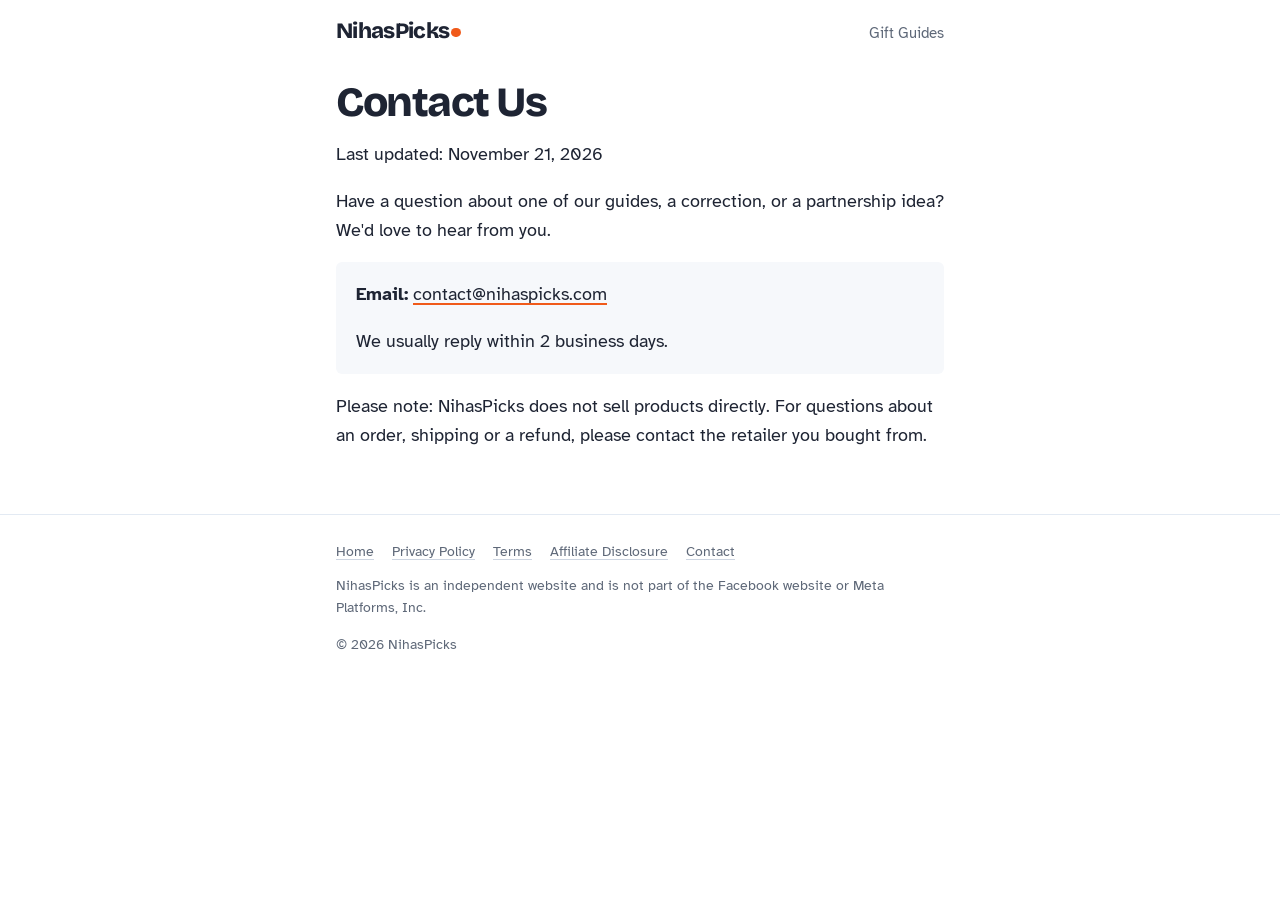
<file: contact/index.html>
<!doctype html>
<html lang="en">
<head>
<meta charset="utf-8">
<meta name="viewport" content="width=device-width,initial-scale=1">
<title>Contact Us | NihasPicks</title>
<meta name="robots" content="index,follow">
<link rel="canonical" href="https://nihaspicks.com/contact/">
<link rel="icon" href="/favicon.svg" type="image/svg+xml">
<link rel="stylesheet" href="/assets/style.css?v=1795292847">
<script defer src="/assets/main.js?v=1795300921"></script>
</head>
<body data-page="legal">
<header class="site-header"><div class="wrap">
  <a class="logo" href="/">NihasPicks<i></i></a>
  <nav><a href="/">Gift Guides</a></nav>
</div></header>
<main class="wrap legal">
<h1>Contact Us</h1>
<p class="meta">Last updated: November 21, 2026</p>
<p>Have a question about one of our guides, a correction, or a partnership idea? We'd love to hear from you.</p>
<div class="card">
<p><strong>Email:</strong> <a href="mailto:contact@nihaspicks.com">contact@nihaspicks.com</a></p>
<p style="margin-bottom:0">We usually reply within 2 business days.</p>
</div>
<p>Please note: NihasPicks does not sell products directly. For questions about an order, shipping or a refund, please contact the retailer you bought from.</p>
</main>
<footer class="site-footer"><div class="wrap">
  <nav><a href="/">Home</a><a href="/privacy/">Privacy Policy</a><a href="/terms/">Terms</a><a href="/disclosure/">Affiliate Disclosure</a><a href="/contact/">Contact</a></nav>
  <p>NihasPicks is an independent website and is not part of the Facebook website or Meta Platforms, Inc.</p>
  <p>© <span id="year">2026</span> NihasPicks</p>
</div></footer>
</body>
</html>
</file>
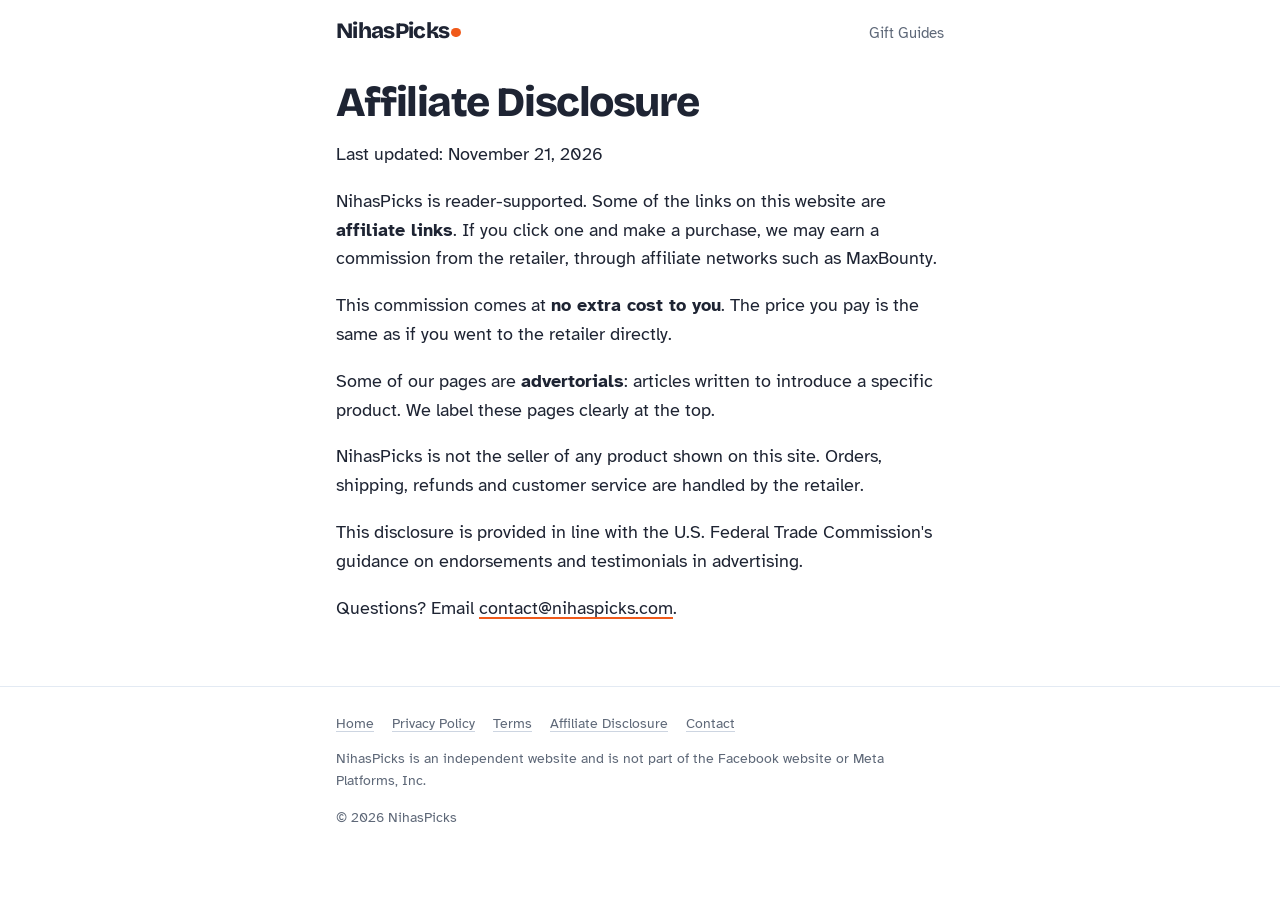
<file: disclosure/index.html>
<!doctype html>
<html lang="en">
<head>
<meta charset="utf-8">
<meta name="viewport" content="width=device-width,initial-scale=1">
<title>Affiliate Disclosure | NihasPicks</title>
<meta name="robots" content="index,follow">
<link rel="canonical" href="https://nihaspicks.com/disclosure/">
<link rel="icon" href="/favicon.svg" type="image/svg+xml">
<link rel="stylesheet" href="/assets/style.css?v=1795292847">
<script defer src="/assets/main.js?v=1795300921"></script>
</head>
<body data-page="legal">
<header class="site-header"><div class="wrap">
  <a class="logo" href="/">NihasPicks<i></i></a>
  <nav><a href="/">Gift Guides</a></nav>
</div></header>
<main class="wrap legal">
<h1>Affiliate Disclosure</h1>
<p class="meta">Last updated: November 21, 2026</p>
<p>NihasPicks is reader-supported. Some of the links on this website are <strong>affiliate links</strong>. If you click one and make a purchase, we may earn a commission from the retailer, through affiliate networks such as MaxBounty.</p>
<p>This commission comes at <strong>no extra cost to you</strong>. The price you pay is the same as if you went to the retailer directly.</p>
<p>Some of our pages are <strong>advertorials</strong>: articles written to introduce a specific product. We label these pages clearly at the top.</p>
<p>NihasPicks is not the seller of any product shown on this site. Orders, shipping, refunds and customer service are handled by the retailer.</p>
<p>This disclosure is provided in line with the U.S. Federal Trade Commission's guidance on endorsements and testimonials in advertising.</p>
<p>Questions? Email <a href="mailto:contact@nihaspicks.com">contact@nihaspicks.com</a>.</p>
</main>
<footer class="site-footer"><div class="wrap">
  <nav><a href="/">Home</a><a href="/privacy/">Privacy Policy</a><a href="/terms/">Terms</a><a href="/disclosure/">Affiliate Disclosure</a><a href="/contact/">Contact</a></nav>
  <p>NihasPicks is an independent website and is not part of the Facebook website or Meta Platforms, Inc.</p>
  <p>© <span id="year">2026</span> NihasPicks</p>
</div></footer>
</body>
</html>
</file>
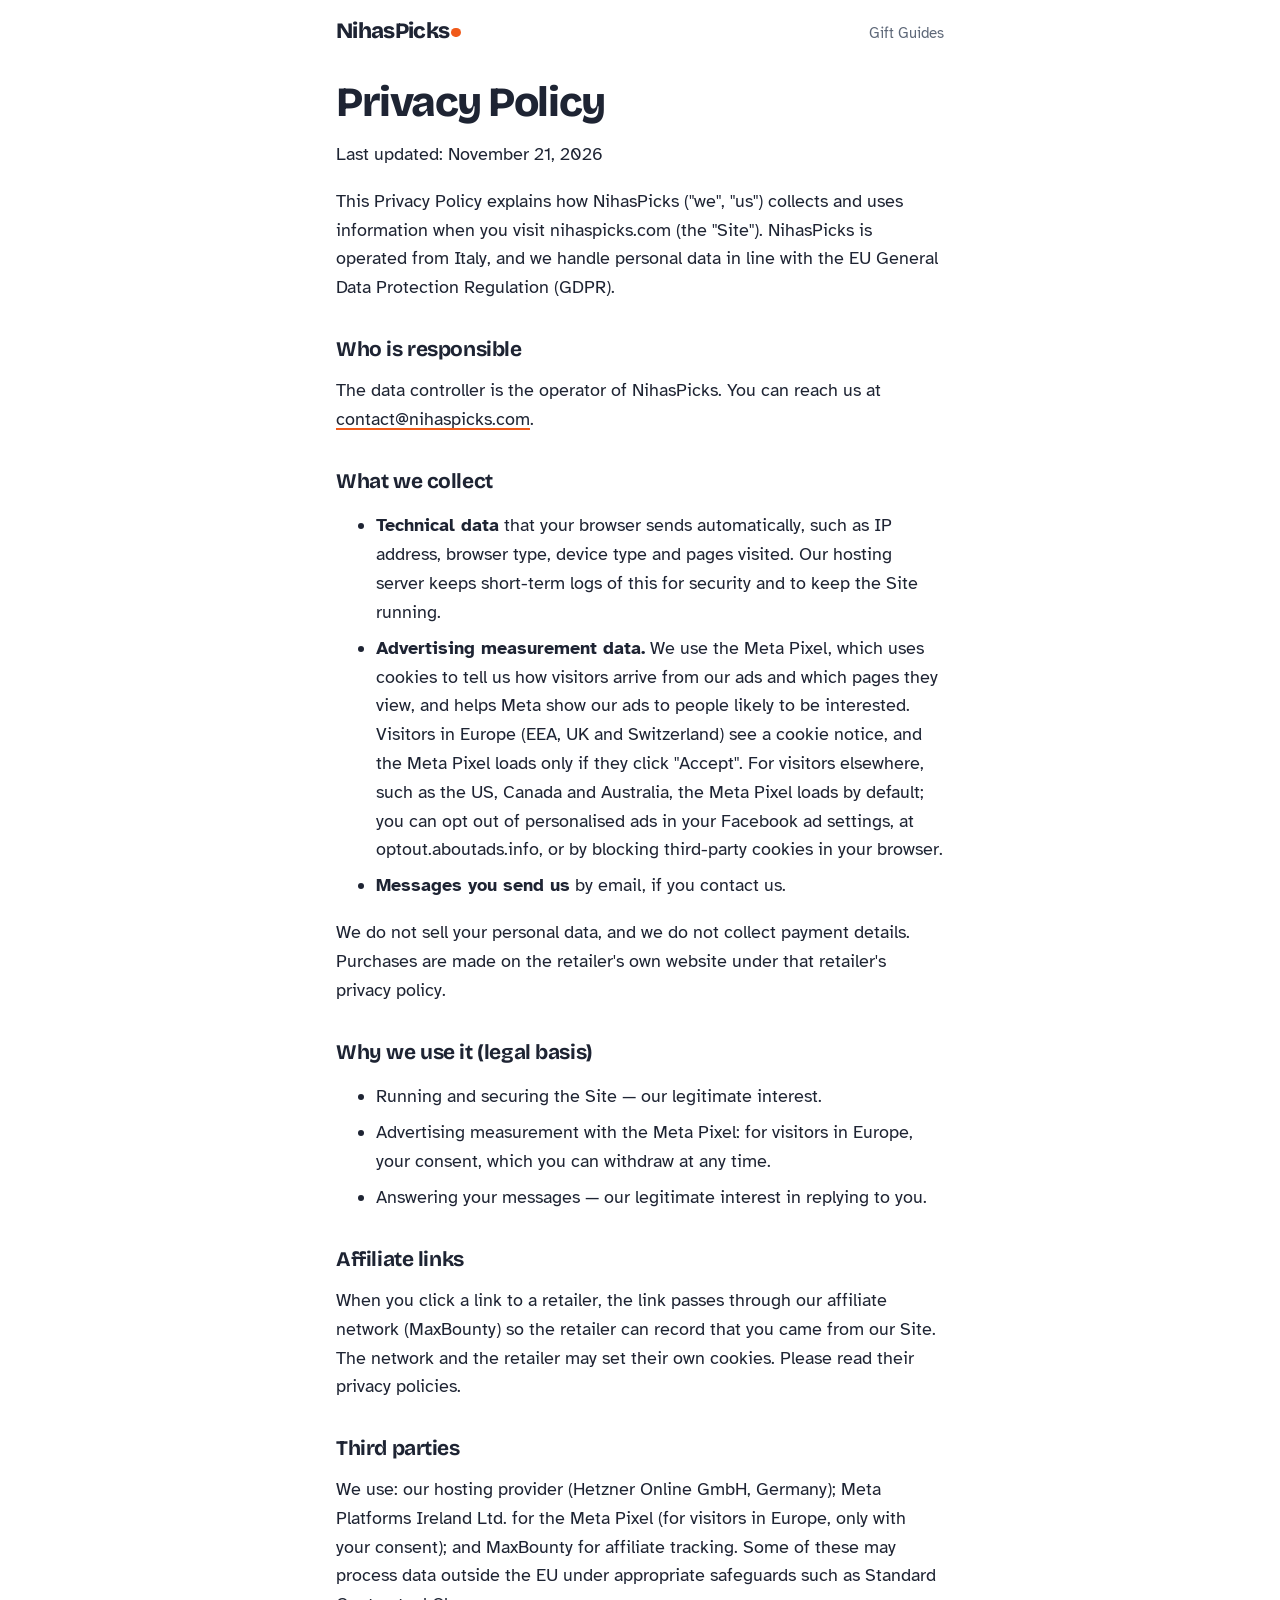
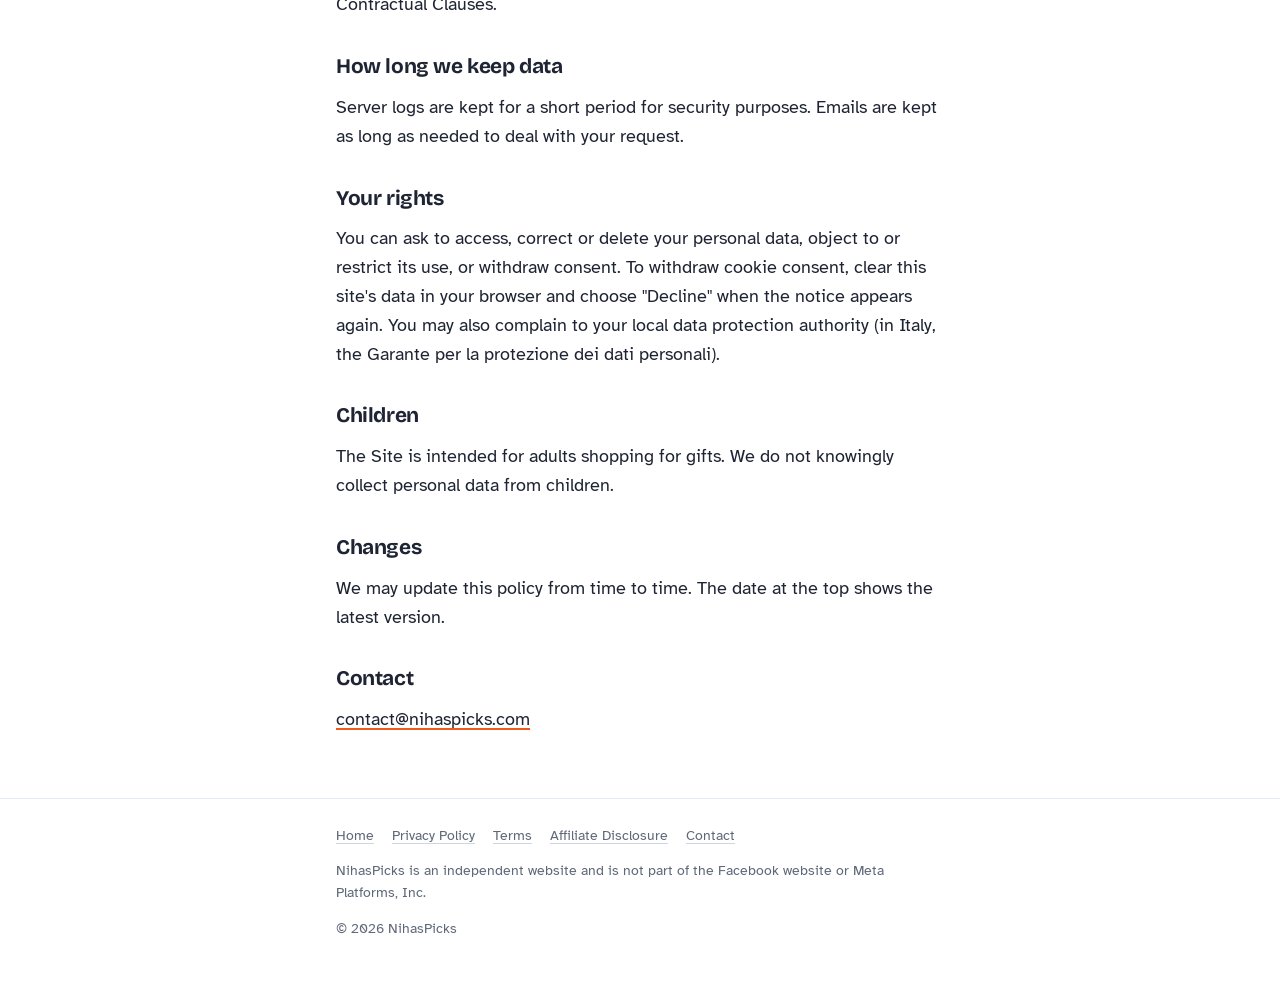
<file: privacy/index.html>
<!doctype html>
<html lang="en">
<head>
<meta charset="utf-8">
<meta name="viewport" content="width=device-width,initial-scale=1">
<title>Privacy Policy | NihasPicks</title>
<meta name="robots" content="index,follow">
<link rel="canonical" href="https://nihaspicks.com/privacy/">
<link rel="icon" href="/favicon.svg" type="image/svg+xml">
<link rel="stylesheet" href="/assets/style.css?v=1795292847">
<script defer src="/assets/main.js?v=1795300921"></script>
</head>
<body data-page="legal">
<header class="site-header"><div class="wrap">
  <a class="logo" href="/">NihasPicks<i></i></a>
  <nav><a href="/">Gift Guides</a></nav>
</div></header>
<main class="wrap legal">
<h1>Privacy Policy</h1>
<p class="meta">Last updated: November 21, 2026</p>
<p>This Privacy Policy explains how NihasPicks ("we", "us") collects and uses information when you visit nihaspicks.com (the "Site"). NihasPicks is operated from Italy, and we handle personal data in line with the EU General Data Protection Regulation (GDPR).</p>
<h2>Who is responsible</h2>
<p>The data controller is the operator of NihasPicks. You can reach us at <a href="mailto:contact@nihaspicks.com">contact@nihaspicks.com</a>.</p>
<h2>What we collect</h2>
<ul>
<li><strong>Technical data</strong> that your browser sends automatically, such as IP address, browser type, device type and pages visited. Our hosting server keeps short-term logs of this for security and to keep the Site running.</li>
<li><strong>Advertising measurement data.</strong> We use the Meta Pixel, which uses cookies to tell us how visitors arrive from our ads and which pages they view, and helps Meta show our ads to people likely to be interested. Visitors in Europe (EEA, UK and Switzerland) see a cookie notice, and the Meta Pixel loads only if they click "Accept". For visitors elsewhere, such as the US, Canada and Australia, the Meta Pixel loads by default; you can opt out of personalised ads in your Facebook ad settings, at optout.aboutads.info, or by blocking third-party cookies in your browser.</li>
<li><strong>Messages you send us</strong> by email, if you contact us.</li>
</ul>
<p>We do not sell your personal data, and we do not collect payment details. Purchases are made on the retailer's own website under that retailer's privacy policy.</p>
<h2>Why we use it (legal basis)</h2>
<ul>
<li>Running and securing the Site — our legitimate interest.</li>
<li>Advertising measurement with the Meta Pixel: for visitors in Europe, your consent, which you can withdraw at any time.</li>
<li>Answering your messages — our legitimate interest in replying to you.</li>
</ul>
<h2>Affiliate links</h2>
<p>When you click a link to a retailer, the link passes through our affiliate network (MaxBounty) so the retailer can record that you came from our Site. The network and the retailer may set their own cookies. Please read their privacy policies.</p>
<h2>Third parties</h2>
<p>We use: our hosting provider (Hetzner Online GmbH, Germany); Meta Platforms Ireland Ltd. for the Meta Pixel (for visitors in Europe, only with your consent); and MaxBounty for affiliate tracking. Some of these may process data outside the EU under appropriate safeguards such as Standard Contractual Clauses.</p>
<h2>How long we keep data</h2>
<p>Server logs are kept for a short period for security purposes. Emails are kept as long as needed to deal with your request.</p>
<h2>Your rights</h2>
<p>You can ask to access, correct or delete your personal data, object to or restrict its use, or withdraw consent. To withdraw cookie consent, clear this site's data in your browser and choose "Decline" when the notice appears again. You may also complain to your local data protection authority (in Italy, the Garante per la protezione dei dati personali).</p>
<h2>Children</h2>
<p>The Site is intended for adults shopping for gifts. We do not knowingly collect personal data from children.</p>
<h2>Changes</h2>
<p>We may update this policy from time to time. The date at the top shows the latest version.</p>
<h2>Contact</h2>
<p><a href="mailto:contact@nihaspicks.com">contact@nihaspicks.com</a></p>
</main>
<footer class="site-footer"><div class="wrap">
  <nav><a href="/">Home</a><a href="/privacy/">Privacy Policy</a><a href="/terms/">Terms</a><a href="/disclosure/">Affiliate Disclosure</a><a href="/contact/">Contact</a></nav>
  <p>NihasPicks is an independent website and is not part of the Facebook website or Meta Platforms, Inc.</p>
  <p>© <span id="year">2026</span> NihasPicks</p>
</div></footer>
</body>
</html>
</file>
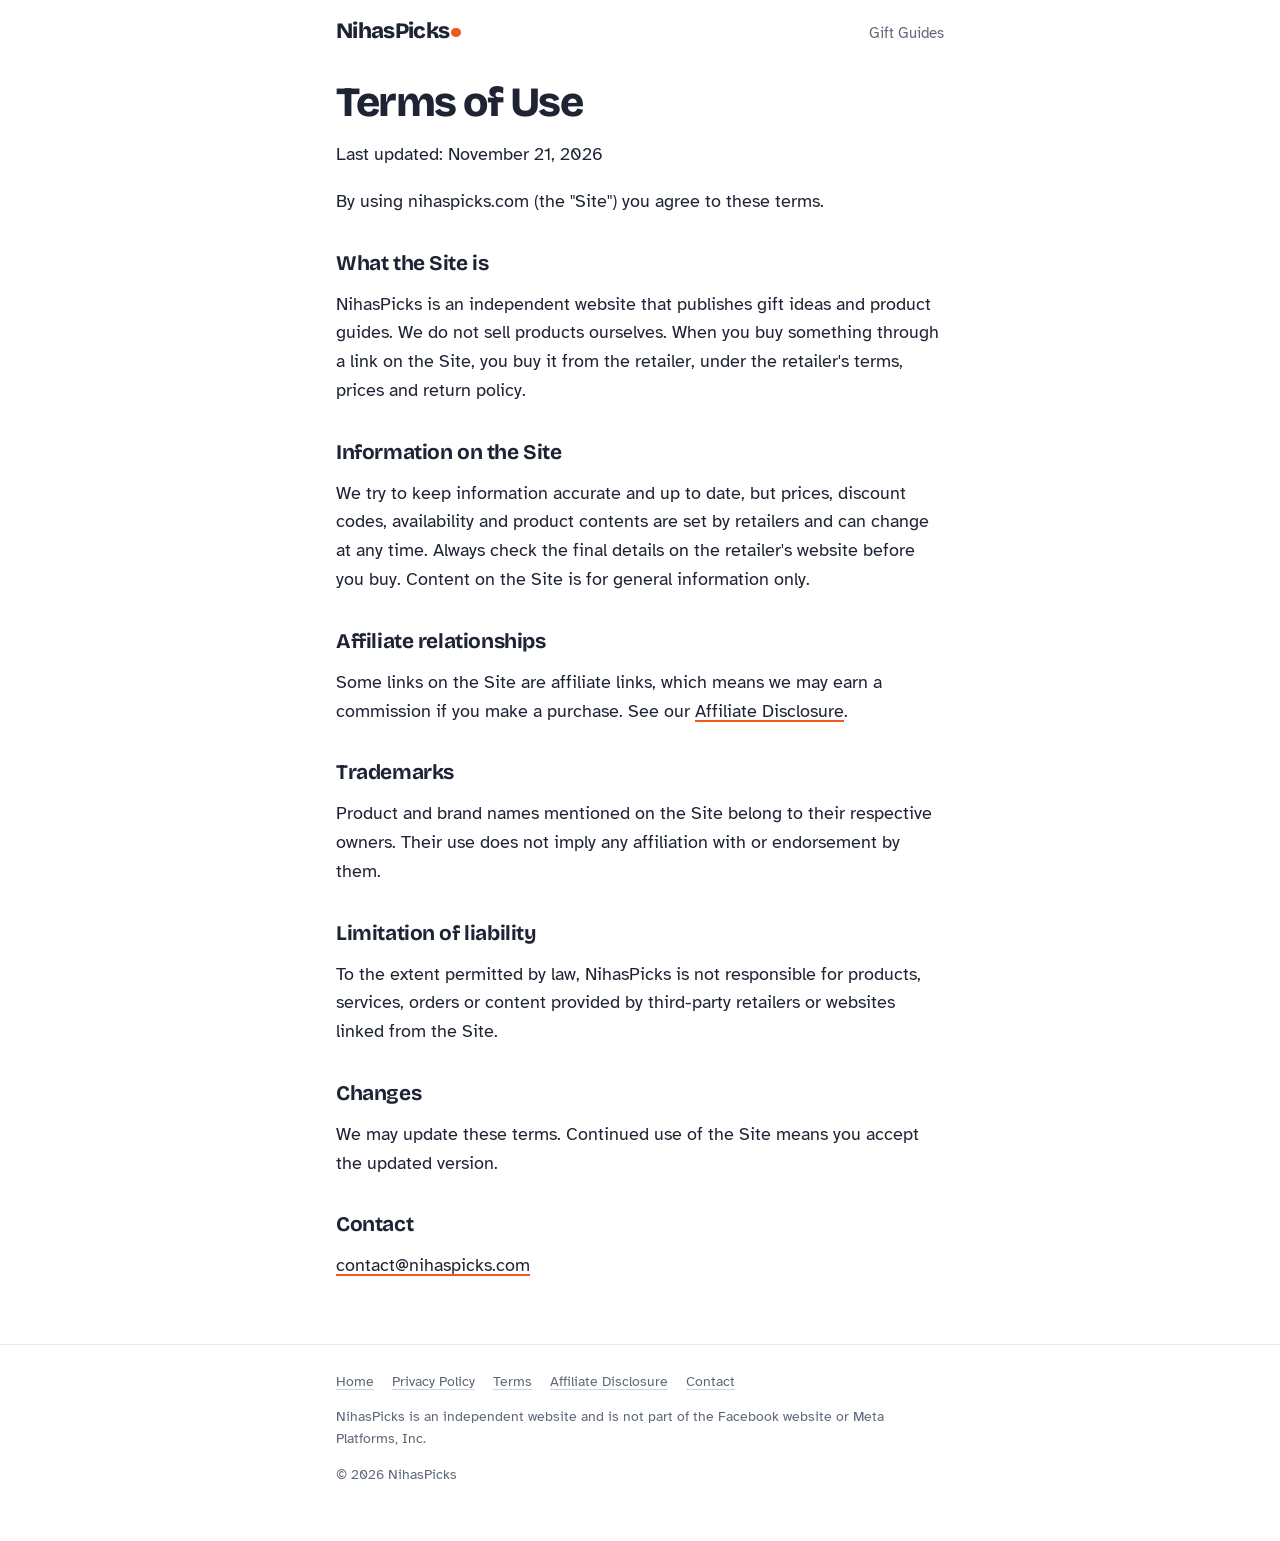
<file: terms/index.html>
<!doctype html>
<html lang="en">
<head>
<meta charset="utf-8">
<meta name="viewport" content="width=device-width,initial-scale=1">
<title>Terms of Use | NihasPicks</title>
<meta name="robots" content="index,follow">
<link rel="canonical" href="https://nihaspicks.com/terms/">
<link rel="icon" href="/favicon.svg" type="image/svg+xml">
<link rel="stylesheet" href="/assets/style.css?v=1795292847">
<script defer src="/assets/main.js?v=1795300921"></script>
</head>
<body data-page="legal">
<header class="site-header"><div class="wrap">
  <a class="logo" href="/">NihasPicks<i></i></a>
  <nav><a href="/">Gift Guides</a></nav>
</div></header>
<main class="wrap legal">
<h1>Terms of Use</h1>
<p class="meta">Last updated: November 21, 2026</p>
<p>By using nihaspicks.com (the "Site") you agree to these terms.</p>
<h2>What the Site is</h2>
<p>NihasPicks is an independent website that publishes gift ideas and product guides. We do not sell products ourselves. When you buy something through a link on the Site, you buy it from the retailer, under the retailer's terms, prices and return policy.</p>
<h2>Information on the Site</h2>
<p>We try to keep information accurate and up to date, but prices, discount codes, availability and product contents are set by retailers and can change at any time. Always check the final details on the retailer's website before you buy. Content on the Site is for general information only.</p>
<h2>Affiliate relationships</h2>
<p>Some links on the Site are affiliate links, which means we may earn a commission if you make a purchase. See our <a href="/disclosure/">Affiliate Disclosure</a>.</p>
<h2>Trademarks</h2>
<p>Product and brand names mentioned on the Site belong to their respective owners. Their use does not imply any affiliation with or endorsement by them.</p>
<h2>Limitation of liability</h2>
<p>To the extent permitted by law, NihasPicks is not responsible for products, services, orders or content provided by third-party retailers or websites linked from the Site.</p>
<h2>Changes</h2>
<p>We may update these terms. Continued use of the Site means you accept the updated version.</p>
<h2>Contact</h2>
<p><a href="mailto:contact@nihaspicks.com">contact@nihaspicks.com</a></p>
</main>
<footer class="site-footer"><div class="wrap">
  <nav><a href="/">Home</a><a href="/privacy/">Privacy Policy</a><a href="/terms/">Terms</a><a href="/disclosure/">Affiliate Disclosure</a><a href="/contact/">Contact</a></nav>
  <p>NihasPicks is an independent website and is not part of the Facebook website or Meta Platforms, Inc.</p>
  <p>© <span id="year">2026</span> NihasPicks</p>
</div></footer>
</body>
</html>
</file>
<file: assets/style.css>
/* NihasPicks — "lab notebook" system
   ink #1E2433 · pencil #5E6878 · paper #FFFFFF · grid #E3EAF3 · orange #F05A1A · highlighter #FFF1A8 */

@font-face{font-family:"Bricolage";src:url(/assets/fonts/bricolage-grotesque-latin-800-normal.woff2) format("woff2");font-weight:800;font-display:swap}
@font-face{font-family:"Bricolage";src:url(/assets/fonts/bricolage-grotesque-latin-700-normal.woff2) format("woff2");font-weight:700;font-display:swap}
@font-face{font-family:"Atkinson";src:url(/assets/fonts/atkinson-hyperlegible-latin-400-normal.woff2) format("woff2");font-weight:400;font-display:swap}
@font-face{font-family:"Atkinson";src:url(/assets/fonts/atkinson-hyperlegible-latin-400-italic.woff2) format("woff2");font-weight:400;font-style:italic;font-display:swap}
@font-face{font-family:"Atkinson";src:url(/assets/fonts/atkinson-hyperlegible-latin-700-normal.woff2) format("woff2");font-weight:700;font-display:swap}
@font-face{font-family:"Caveat";src:url(/assets/fonts/caveat-latin-600-normal.woff2) format("woff2");font-weight:600;font-display:swap}

:root{
  --ink:#1E2433;--pencil:#5E6878;--paper:#FFFFFF;--grid:#E3EAF3;--orange:#F05A1A;--orange-dark:#C7440C;--hi:#FFF1A8;--wash:#F6F8FB;
  --display:"Bricolage",ui-sans-serif,system-ui,sans-serif;
  --body:"Atkinson",ui-sans-serif,system-ui,-apple-system,"Segoe UI",sans-serif;
  --hand:"Caveat","Comic Sans MS",cursive;
  --measure:38rem;
}
*{box-sizing:border-box}
html{-webkit-text-size-adjust:100%}
body{margin:0;background:var(--paper);color:var(--ink);font:400 1.125rem/1.6 var(--body)}
a{color:var(--ink);text-decoration-color:var(--orange);text-decoration-thickness:2px;text-underline-offset:3px}
a:hover{color:var(--orange-dark)}
:focus-visible{outline:3px solid var(--orange);outline-offset:3px;border-radius:4px}
img,svg{max-width:100%;display:block}
.wrap{max-width:calc(var(--measure) + 40px);margin:0 auto;padding:0 20px}

/* disclosure + header */
.disclosure-bar{font-size:.8125rem;color:var(--pencil);text-align:center;padding:7px 16px;background:var(--wash)}
.disclosure-bar a{color:var(--pencil)}
.site-header .wrap{display:flex;align-items:baseline;justify-content:space-between;padding-top:18px;padding-bottom:6px}
.logo{font:800 1.375rem/1 var(--display);letter-spacing:-.03em;text-decoration:none;color:var(--ink)}
.logo i{font-style:normal;display:inline-block;width:.42em;height:.42em;border-radius:50%;background:var(--orange);margin-left:2px;transform:translateY(-.05em)}
.site-header nav a{font-size:.9375rem;color:var(--pencil);text-decoration:none}

/* type scale (1.25) */
h1{font:800 clamp(2.1rem,7.4vw,3.25rem)/1.04 var(--display);letter-spacing:-.035em;margin:28px 0 16px;text-wrap:balance}
h2{font:700 clamp(1.5rem,4.6vw,1.95rem)/1.15 var(--display);letter-spacing:-.02em;margin:56px 0 14px;text-wrap:balance}
h3{font:700 1.15rem/1.3 var(--display);margin:0 0 4px}
p{margin:0 0 1em}
.lede{font-size:1.25rem;line-height:1.5;color:#3B4354;margin-bottom:26px}
.byline{font-size:.875rem;color:var(--pencil);margin:0}

/* hero notebook figure — the one bold element */
.notebook{position:relative;margin:8px -20px 6px;padding:26px 14px 14px;
  background-color:#fff;
  background-image:linear-gradient(var(--grid) 1px,transparent 1px),linear-gradient(90deg,var(--grid) 1px,transparent 1px);
  background-size:22px 22px;background-position:-1px -1px;border-block:1px solid var(--grid)}
@media(min-width:620px){.notebook{margin-inline:0;border:1px solid var(--grid);border-radius:6px}}
.notebook .tape{position:absolute;top:-11px;left:50%;width:110px;height:24px;margin-left:-55px;background:rgba(255,241,168,.85);transform:rotate(-2deg);box-shadow:0 1px 0 rgba(0,0,0,.04)}
.notebook figcaption{font:600 1.05rem/1.2 var(--hand);color:var(--pencil);text-align:right;margin-top:4px;padding-right:6px}
.sketch text{font-family:var(--hand);font-weight:600}
@media (prefers-reduced-motion:no-preference){
  .sketch .spin{transform-box:fill-box;transform-origin:center;animation:wobble 5s ease-in-out 1}
  @keyframes wobble{0%{transform:rotate(0)}30%{transform:rotate(-9deg)}60%{transform:rotate(5deg)}100%{transform:rotate(0)}}
}

/* CTA */
.cta{display:block;width:100%;text-align:center;background:var(--orange);color:#fff;font:700 1.2rem/1.2 var(--display);letter-spacing:-.01em;text-decoration:none;border-radius:999px;padding:18px 24px;margin:24px 0 8px;box-shadow:0 4px 0 var(--orange-dark)}
.cta:hover{color:#fff;background:#E2500F}
.cta:active{transform:translateY(2px);box-shadow:0 2px 0 var(--orange-dark)}
.cta-note{font-size:.875rem;color:var(--pencil);text-align:center;margin:0}

/* contents list with sketch icons */
.contents{list-style:none;margin:0;padding:0}
.contents li{display:grid;grid-template-columns:56px 1fr;gap:14px;align-items:start;padding:14px 0;border-top:1px dashed #CDD5E1}
.contents li:last-child{border-bottom:1px dashed #CDD5E1}
.contents svg{width:56px;height:56px}
.contents p{margin:0;color:#3B4354}

/* who it suits */
.suits{display:grid;gap:4px 28px;margin:0}
@media(min-width:620px){.suits{grid-template-columns:1fr 1fr}}
.suits div{padding:10px 0}
.suits dt{font:700 1.1rem/1.3 var(--display)}
.suits dd{margin:2px 0 0;color:#3B4354}

/* reasons — plain prose bullets */
.reasons{padding-left:1.1em;margin:0}
.reasons li{margin:.55em 0;padding-left:.2em}
.reasons li::marker{color:var(--orange)}

/* steps (a real sequence) */
.steps{list-style:none;counter-reset:s;padding:0;margin:0}
.steps li{counter-increment:s;display:grid;grid-template-columns:42px 1fr;gap:12px;margin:14px 0}
.steps li::before{content:counter(s);font:600 2rem/1 var(--hand);color:var(--orange);text-align:center;border:2px solid var(--orange);border-radius:50%;width:40px;height:40px;display:flex;align-items:center;justify-content:center;padding-bottom:3px}

/* coupon sticky note */
.note{position:relative;background:var(--hi);padding:22px 22px 18px;margin:30px 4px 10px;transform:rotate(-.6deg);box-shadow:0 10px 18px -12px rgba(30,36,51,.35)}
.note .hand{font:600 1.35rem/1.1 var(--hand);color:var(--orange-dark);margin:0 0 6px}
.note .row{display:flex;flex-wrap:wrap;align-items:center;gap:10px 14px}
.note .code{font:800 2rem/1 var(--display);letter-spacing:.04em;border:2px dashed var(--ink);padding:6px 14px;background:rgba(255,255,255,.55)}
.note p{margin:10px 0 0;font-size:1rem}
.copy-btn{font:700 .95rem/1 var(--body);background:var(--ink);color:#fff;border:0;border-radius:999px;padding:12px 16px;cursor:pointer}
.small{font-size:.9375rem;color:var(--pencil)}

/* FAQ */
.faq details{border-top:1px solid var(--grid);padding:14px 0}
.faq details:last-child{border-bottom:1px solid var(--grid)}
.faq summary{font:700 1.05rem/1.35 var(--display);cursor:pointer;list-style:none;display:flex;justify-content:space-between;gap:12px}
.faq summary::-webkit-details-marker{display:none}
.faq summary::after{content:"+";font:600 1.6rem/.8 var(--hand);color:var(--orange);align-self:center}
.faq details[open] summary::after{content:"−"}
.faq details p{margin:8px 0 0;color:#3B4354}

/* closing block */
.closing{margin-top:56px;padding:28px 20px 24px;background:var(--wash);border-radius:6px}
.closing h2{margin-top:0}

/* sticky mobile CTA */
.sticky-cta{position:fixed;left:0;right:0;bottom:0;padding:10px 14px calc(10px + env(safe-area-inset-bottom));background:rgba(255,255,255,.96);border-top:1px solid var(--grid);display:none;z-index:20}
.sticky-cta a{display:block;text-align:center;background:var(--orange);color:#fff;font:700 1.05rem/1 var(--display);text-decoration:none;border-radius:999px;padding:15px}
@media(max-width:720px){.sticky-cta.show{display:block}body.has-sticky{padding-bottom:80px}}

/* footer */
.site-footer{margin-top:64px;padding:26px 0 40px;border-top:1px solid var(--grid);font-size:.875rem;color:var(--pencil)}
.site-footer nav{display:flex;flex-wrap:wrap;gap:6px 18px;margin-bottom:12px}
.site-footer a{color:var(--pencil);text-decoration-color:#CDD5E1;text-decoration-thickness:1px}

/* home */
.pick{display:grid;grid-template-columns:72px 1fr;gap:16px;align-items:start;padding:18px 0;border-top:1px dashed #CDD5E1;border-bottom:1px dashed #CDD5E1}
.pick h3{font-size:1.3rem}
.pick p{color:#3B4354;margin:6px 0 10px}

/* legal */
.legal h1{font-size:clamp(1.9rem,6vw,2.6rem)}
.legal h2{font-size:1.3rem;margin-top:36px}
.legal li{margin:.4em 0}
.card{background:var(--wash);border-radius:6px;padding:18px 20px;margin:18px 0}

/* consent */
.consent{position:fixed;left:12px;right:12px;bottom:12px;max-width:520px;margin:0 auto;background:#fff;border:1px solid var(--grid);border-radius:10px;box-shadow:0 14px 30px -12px rgba(30,36,51,.3);padding:16px 18px;font-size:.95rem;z-index:30;display:none}
.consent.show{display:block}
.consent .row{display:flex;gap:10px;margin-top:12px}
.consent button{flex:1;border-radius:999px;padding:11px;font:700 .95rem/1 var(--body);cursor:pointer;border:1px solid #CDD5E1;background:#fff;color:var(--ink)}
.consent button.primary{background:var(--ink);color:#fff;border-color:var(--ink)}
</file>
